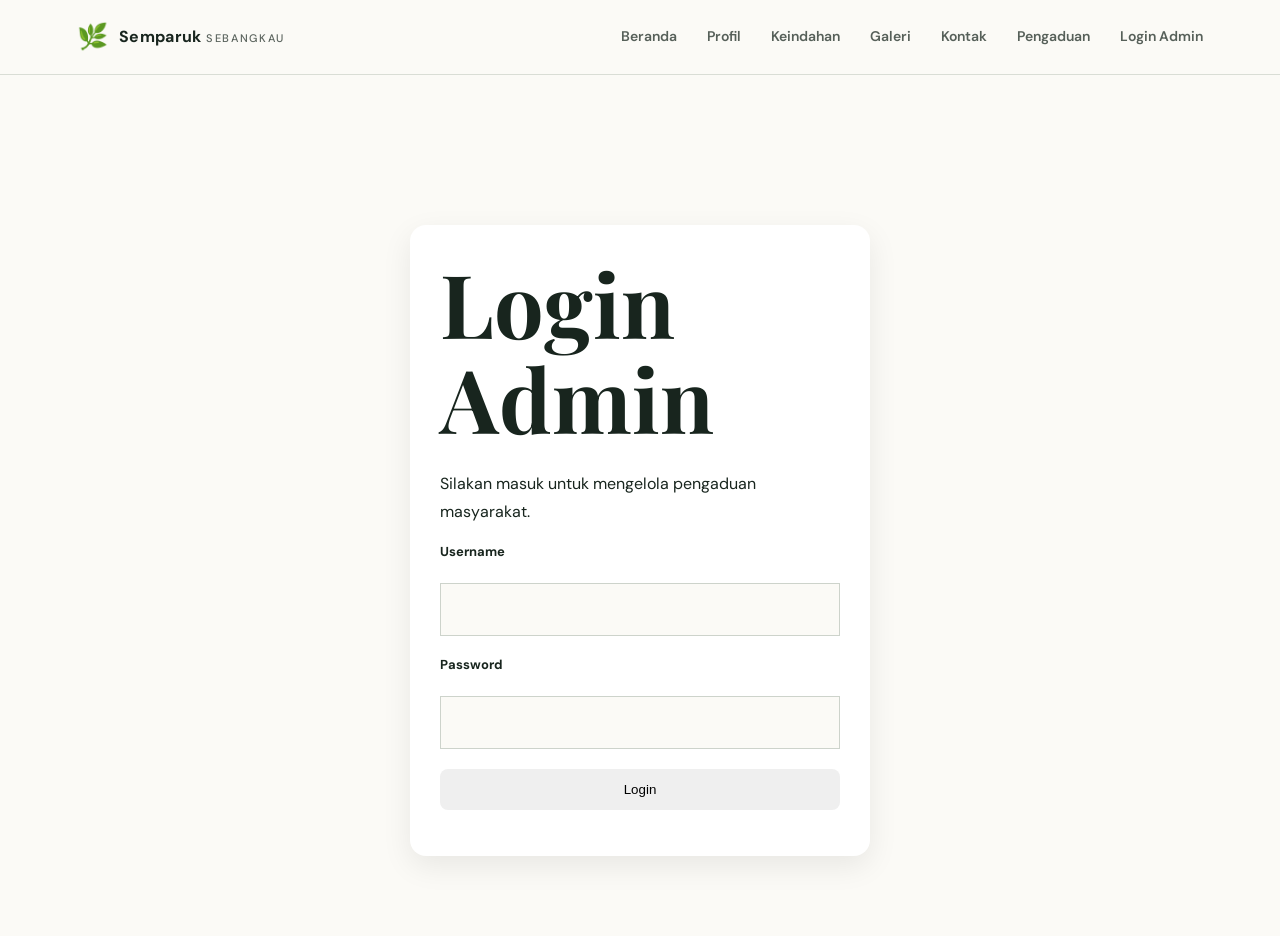
<file: admin.html>
<!DOCTYPE html>
<html lang="id">

<head>

    <meta charset="UTF-8">

    <meta name="viewport"
          content="width=device-width, initial-scale=1.0">

    <title>Admin Pengaduan - Semparuk Sebangkau</title>

    <link rel="stylesheet" href="style.css">

</head>

<body>

<header class="site-header solid">

    <a class="brand" href="index.html">
        <span>🌿</span>

        <div>
            Semparuk
            <small>Sebangkau</small>
        </div>
    </a>

    <button class="menu-toggle">☰</button>

    <nav class="nav">

        <a href="index.html">Beranda</a>
        <a href="profil.html">Profil</a>
        <a href="wisata.html">Keindahan</a>
        <a href="galeri.html">Galeri</a>
        <a href="kontak.html">Kontak</a>
        <a href="saran.html">Pengaduan</a>

    </nav>

</header>


<main style="max-width:1100px;margin:130px auto 60px;padding:20px;">

    <div style="
        background:white;
        padding:25px;
        border-radius:16px;
        box-shadow:0 10px 30px rgba(0,0,0,.08);
    ">

        <div style="
            display:flex;
            justify-content:space-between;
            align-items:center;
            gap:15px;
            flex-wrap:wrap;
        ">

            <div>
                <h1>Data Pengaduan</h1>

                <p>
                    Kelola pengaduan masyarakat Desa Semparuk Sebangkau.
                </p>
            </div>

            <button onclick="logoutAdmin()">
                Keluar
            </button>

        </div>

        <hr>

        <div id="adminMessage"></div>

        <div style="overflow-x:auto;">

            <table
                border="1"
                cellpadding="10"
                cellspacing="0"
                width="100%"
            >

                <thead>

                    <tr>
                        <th>ID</th>
                        <th>Tanggal</th>
                        <th>Nama</th>
                        <th>Kontak</th>
                        <th>Kategori</th>
                        <th>Pengaduan</th>
                        <th>Status</th>
                        <th>Tanggapan</th>
                        <th>Aksi</th>
                    </tr>

                </thead>

                <tbody id="complaintTable">

                    <tr>
                        <td colspan="9">
                            Memuat data...
                        </td>
                    </tr>

                </tbody>

            </table>

        </div>

    </div>

</main>


<script src="script.js"></script>
<script src="api-config.js"></script>
<script src="admin.js"></script>

</body>
</html>
</file>
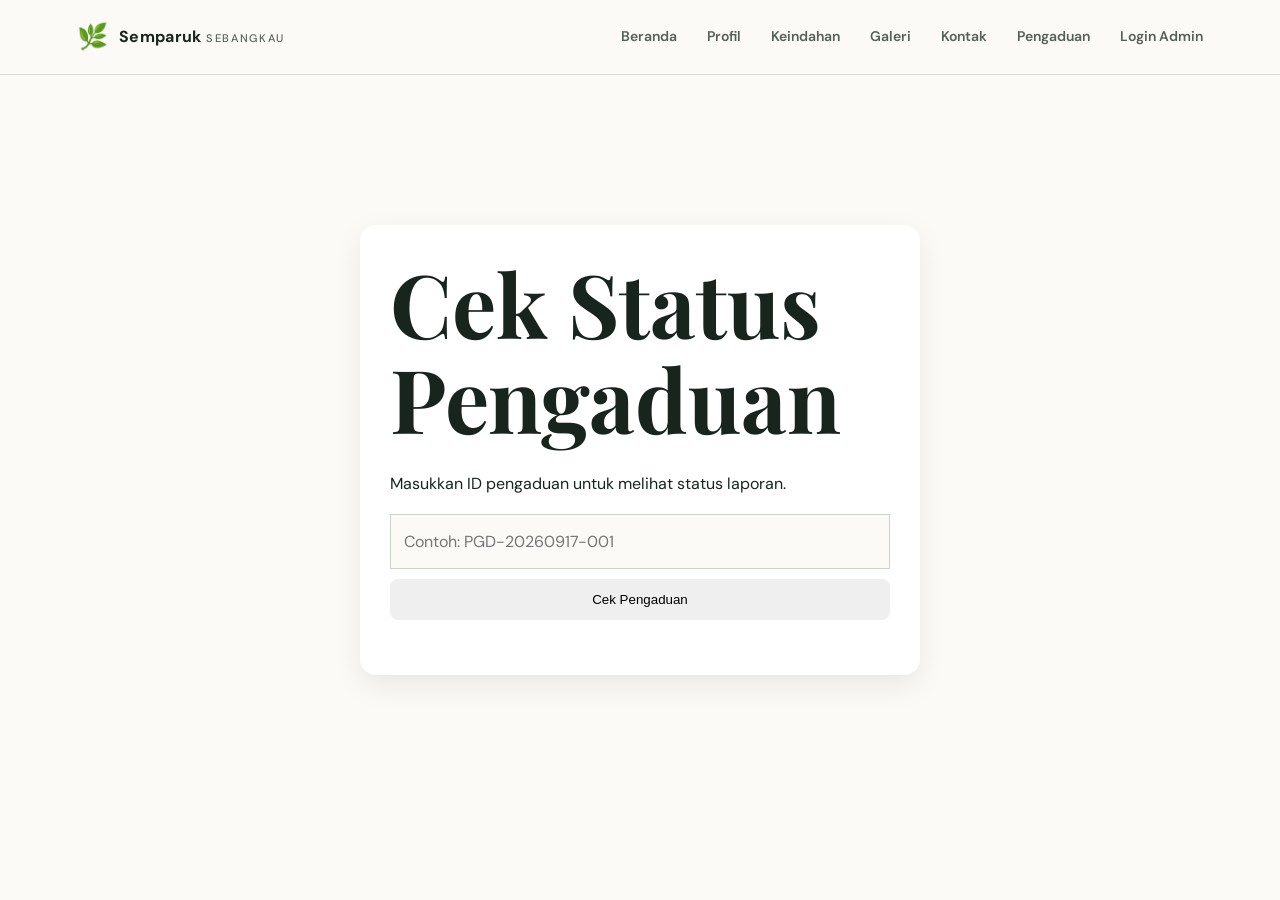
<file: cek-pengaduan.html>
<!DOCTYPE html>
<html lang="id">

<head>

    <meta charset="UTF-8">

    <meta name="viewport"
          content="width=device-width, initial-scale=1.0">

    <title>Cek Pengaduan - Semparuk Sebangkau</title>

    <link rel="stylesheet" href="style.css">

</head>

<body>

<header class="site-header solid">

    <a class="brand" href="index.html">

        <span>🌿</span>

        <div>
            Semparuk
            <small>Sebangkau</small>
        </div>

    </a>

    <button class="menu-toggle">☰</button>

    <nav class="nav">

        <a href="index.html">Beranda</a>
        <a href="profil.html">Profil</a>
        <a href="wisata.html">Keindahan</a>
        <a href="galeri.html">Galeri</a>
        <a href="kontak.html">Kontak</a>
        <a href="saran.html">Pengaduan</a>
        <a href="login-admin.html">Login Admin</a>

    </nav>

</header>


<main style="max-width:600px;margin:130px auto 60px;padding:20px;">

    <div style="
        background:white;
        padding:30px;
        border-radius:16px;
        box-shadow:0 10px 30px rgba(0,0,0,.08);
    ">

        <h1>Cek Status Pengaduan</h1>

        <p>
            Masukkan ID pengaduan untuk melihat status laporan.
        </p>

        <form id="checkForm">

            <input
                type="text"
                id="complaintId"
                placeholder="Contoh: PGD-20260917-001"
                required
                style="
                    width:100%;
                    padding:13px;
                    box-sizing:border-box;
                    margin:10px 0;
                "
            >

            <button
                type="submit"
                style="
                    width:100%;
                    padding:13px;
                    border:0;
                    border-radius:8px;
                    cursor:pointer;
                "
            >
                Cek Pengaduan
            </button>

        </form>

        <div id="result"
             style="margin-top:25px;">
        </div>

    </div>

</main>


<script src="script.js"></script>
<script src="api-config.js"></script>

<script>

document.getElementById("checkForm").addEventListener("submit", async function(e) {

    e.preventDefault();

    const id = document
        .getElementById("complaintId")
        .value
        .trim();

    const result = document.getElementById("result");

    result.innerHTML = "Memeriksa pengaduan...";

    try {

        const response = await fetch(API_URL, {

            method: "POST",

            body: new URLSearchParams({
                action: "cek",
                id: id
            })

        });

        const data = await response.json();

        if (!data.success) {

            result.innerHTML = `
                <div>
                    Pengaduan tidak ditemukan.
                </div>
            `;

            return;
        }

        const item = data.data;

        result.innerHTML = `

            <div style="
                padding:20px;
                border-radius:12px;
                border:1px solid #ddd;
            ">

                <h3>Pengaduan Ditemukan</h3>

                <p>
                    <strong>ID:</strong>
                    ${item.id}
                </p>

                <p>
                    <strong>Tanggal:</strong>
                    ${item.timestamp}
                </p>

                <p>
                    <strong>Kategori:</strong>
                    ${item.kategori}
                </p>

                <p>
                    <strong>Status:</strong>
                    ${item.status}
                </p>

                <p>
                    <strong>Tanggapan:</strong><br>
                    ${item.tanggapan || "Belum ada tanggapan."}
                </p>

            </div>

        `;

    } catch (error) {

        result.innerHTML = `
            Terjadi kesalahan saat menghubungi database.
        `;

        console.error(error);

    }

});

</script>

</body>
</html>
</file>
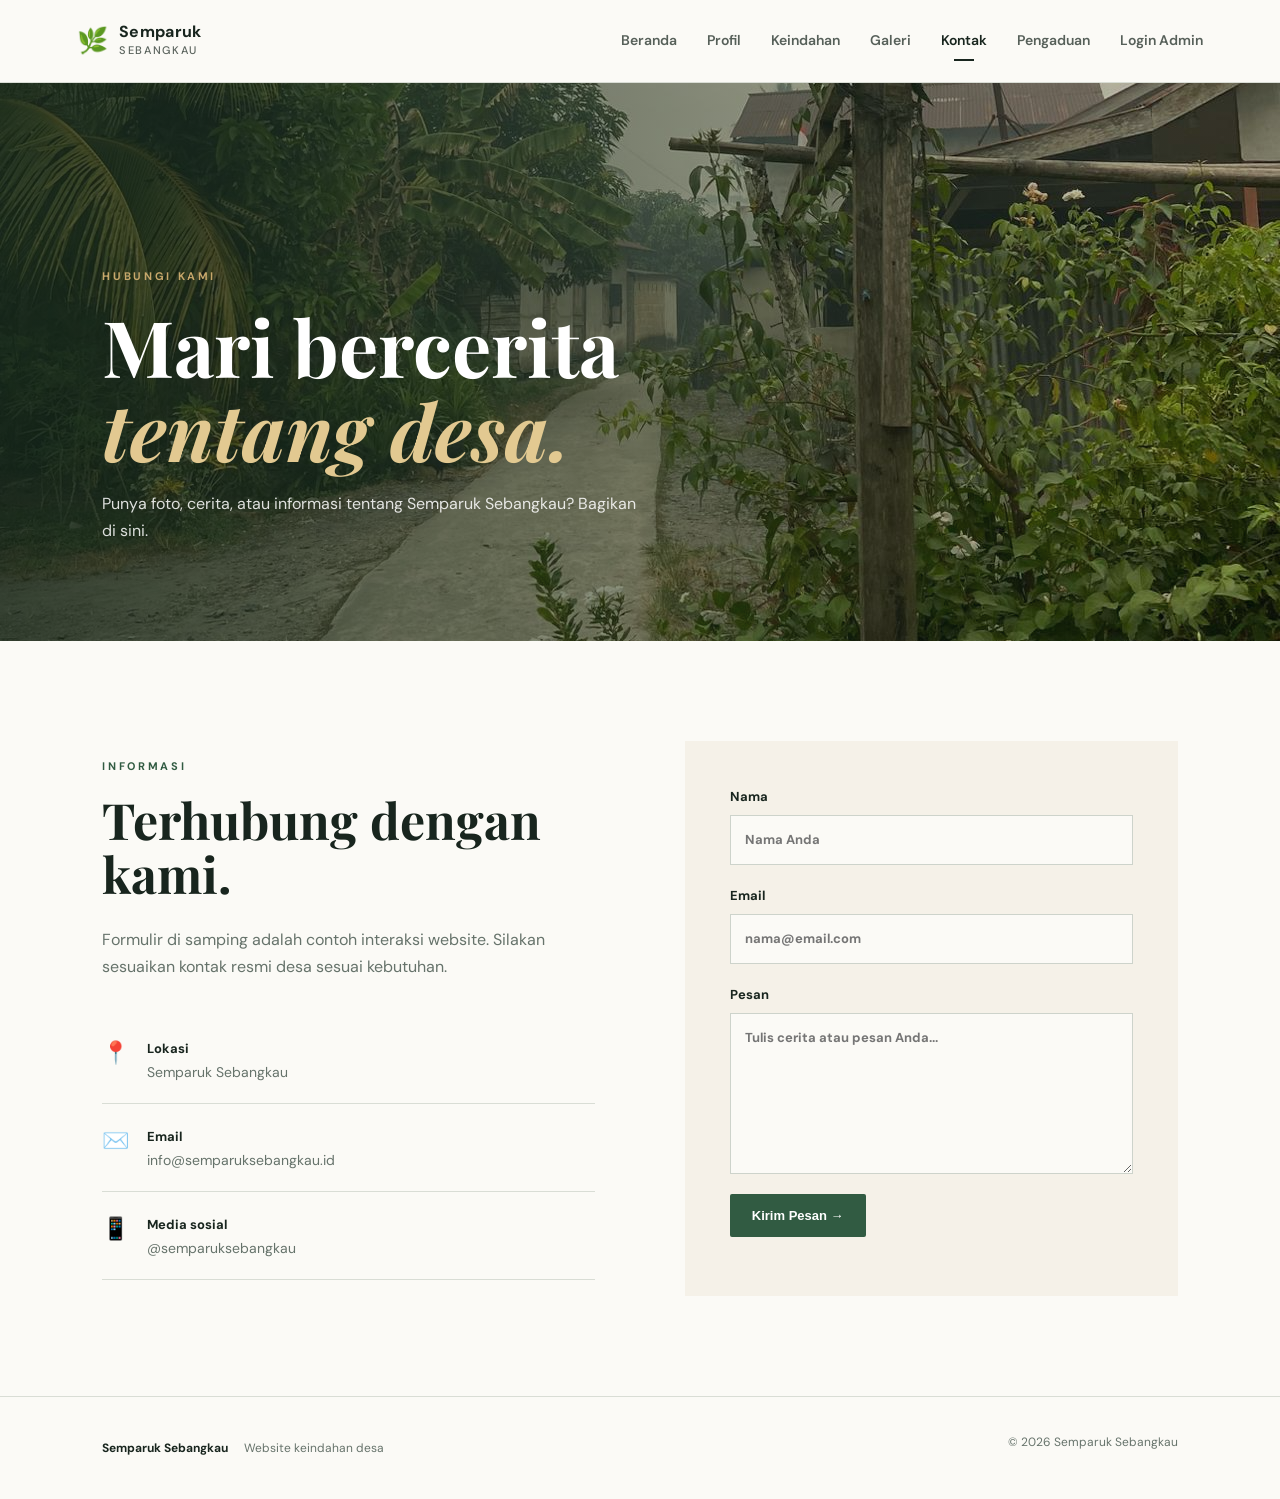
<file: kontak.html>
<!DOCTYPE html>
<html lang="id">

<head>

    <meta charset="UTF-8">

    <meta name="viewport"
          content="width=device-width, initial-scale=1.0">

    <title>
        Semparuk Sebangkau - Kontak
    </title>

    <link rel="stylesheet"
          href="style.css">

</head>

<body>


<header class="site-header solid">

    <a class="brand" href="index.html">

        <span>🌿</span>

        <span>
            Semparuk<br>
            <small>Sebangkau</small>
        </span>

    </a>


    <button class="menu-toggle">
        ☰
    </button>


    <nav class="nav">

        <a href="index.html">
            Beranda
        </a>

        <a href="profil.html">
            Profil
        </a>

        <a href="wisata.html">
            Keindahan
        </a>

        <a href="galeri.html">
            Galeri
        </a>

        <a class="active" href="kontak.html">
            Kontak
        </a>
        <a href="saran.html">Pengaduan</a>
<a href="login-admin.html">Login Admin</a>

    </nav>

</header>


<main>


<section class="page-hero contact-hero">

    <div>

        <p class="eyebrow">
            HUBUNGI KAMI
        </p>

        <h1>
            Mari bercerita<br>
            <em>tentang desa.</em>
        </h1>

        <p>
            Punya foto, cerita, atau informasi
            tentang Semparuk Sebangkau?
            Bagikan di sini.
        </p>

    </div>

</section>


<section class="section contact-grid">


    <div class="contact-info reveal">

        <p class="eyebrow dark">
            INFORMASI
        </p>

        <h2>
            Terhubung dengan kami.
        </h2>

        <p>
            Formulir di samping adalah contoh
            interaksi website. Silakan sesuaikan
            kontak resmi desa sesuai kebutuhan.
        </p>


        <div class="contact-list">


            <div>

                <span>📍</span>

                <div>

                    <b>Lokasi</b>

                    <p>
                        Semparuk Sebangkau
                    </p>

                </div>

            </div>


            <div>

                <span>✉️</span>

                <div>

                    <b>Email</b>

                    <p>
                        info@semparuksebangkau.id
                    </p>

                </div>

            </div>


            <div>

                <span>📱</span>

                <div>

                    <b>Media sosial</b>

                    <p>
                        @semparuksebangkau
                    </p>

                </div>

            </div>


        </div>

    </div>


    <form class="contact-form reveal"
          id="contactForm">


        <label>

            Nama

            <input type="text"
                   name="nama"
                   placeholder="Nama Anda"
                   required>

        </label>


        <label>

            Email

            <input type="email"
                   name="email"
                   placeholder="nama@email.com"
                   required>

        </label>


        <label>

            Pesan

            <textarea name="pesan"
                      rows="6"
                      placeholder="Tulis cerita atau pesan Anda..."
                      required></textarea>

        </label>


        <button class="btn btn-dark"
                type="submit">

            Kirim Pesan →

        </button>


        <p class="form-message"
           aria-live="polite">
        </p>


    </form>


</section>


</main>


<footer>

    <div>

        <strong>
            Semparuk Sebangkau
        </strong>

        <span>
            Website keindahan desa
        </span>

    </div>

    <p>
        © <span id="year"></span>
        Semparuk Sebangkau
    </p>

</footer>


<script src="script.js"></script>

</body>
</html>
</file>
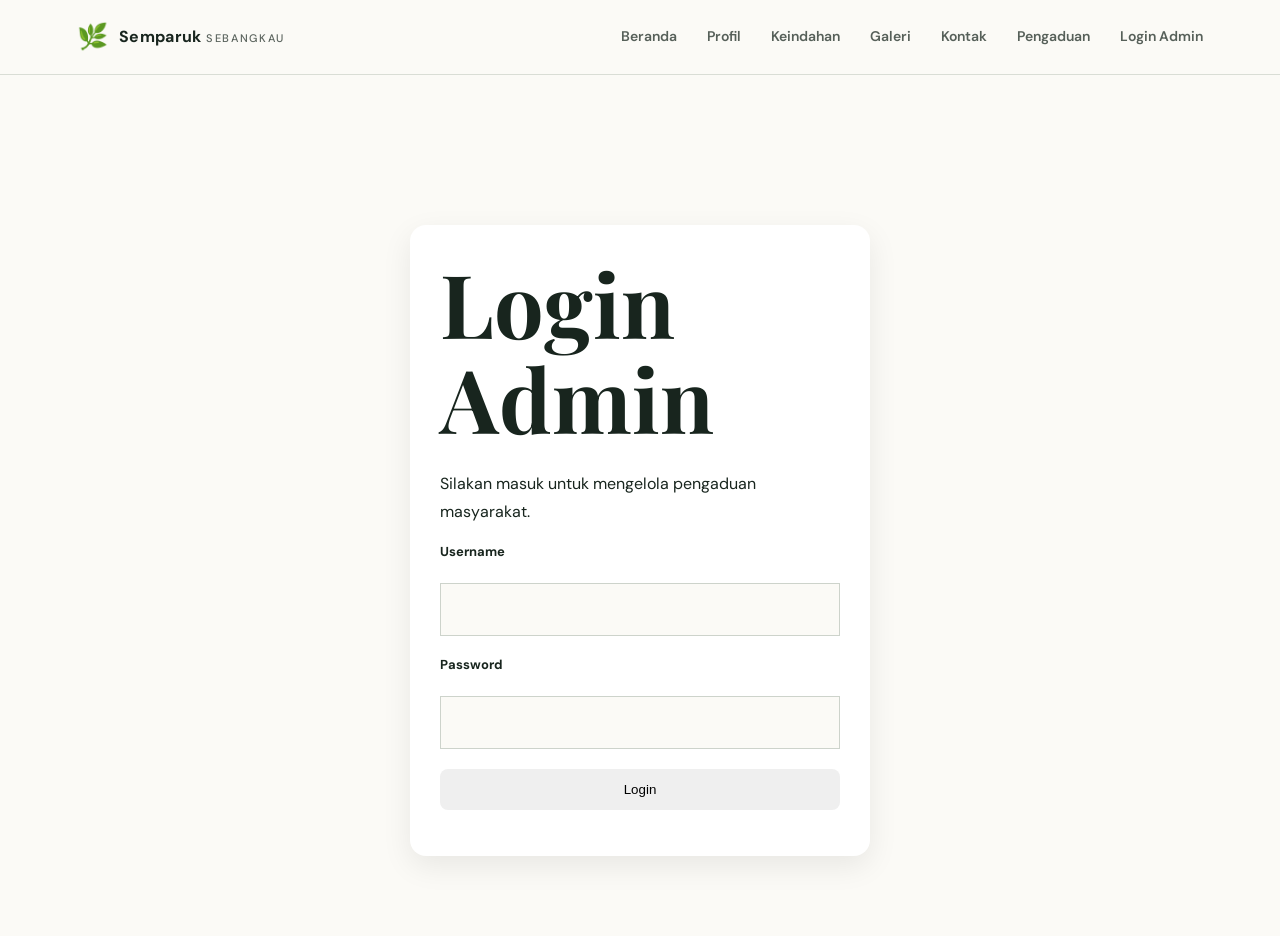
<file: login-admin.html>
<!DOCTYPE html>
<html lang="id">

<head>
    <meta charset="UTF-8">

    <meta name="viewport"
          content="width=device-width, initial-scale=1.0">

    <title>Login Admin - Semparuk Sebangkau</title>

    <link rel="stylesheet" href="style.css">
</head>

<body>

<header class="site-header solid">

    <a class="brand" href="index.html">
        <span>🌿</span>
        <div>
            Semparuk
            <small>Sebangkau</small>
        </div>
    </a>

    <button class="menu-toggle">☰</button>

    <nav class="nav">
        <a href="index.html">Beranda</a>
        <a href="profil.html">Profil</a>
        <a href="wisata.html">Keindahan</a>
        <a href="galeri.html">Galeri</a>
        <a href="kontak.html">Kontak</a>
        <a href="saran.html">Pengaduan</a>
        <a href="login-admin.html">Login Admin</a>
    </nav>

</header>


<main style="max-width:500px;margin:130px auto 60px;padding:20px;">

    <div style="
        background:white;
        padding:30px;
        border-radius:16px;
        box-shadow:0 10px 30px rgba(0,0,0,.08);
    ">

        <h1>Login Admin</h1>

        <p>
            Silakan masuk untuk mengelola pengaduan masyarakat.
        </p>

        <form id="loginForm">

            <label>Username</label>

            <input
                type="text"
                id="username"
                required
                style="
                    width:100%;
                    padding:12px;
                    margin:8px 0 18px;
                    box-sizing:border-box;
                "
            >

            <label>Password</label>

            <input
                type="password"
                id="password"
                required
                style="
                    width:100%;
                    padding:12px;
                    margin:8px 0 20px;
                    box-sizing:border-box;
                "
            >

            <button
                type="submit"
                style="
                    width:100%;
                    padding:13px;
                    border:0;
                    border-radius:8px;
                    cursor:pointer;
                "
            >
                Login
            </button>

        </form>

        <p id="loginMessage"></p>

    </div>

</main>


<script src="script.js"></script>
<script src="api-config.js"></script>
<script src="admin.js"></script>

</body>
</html>
</file>
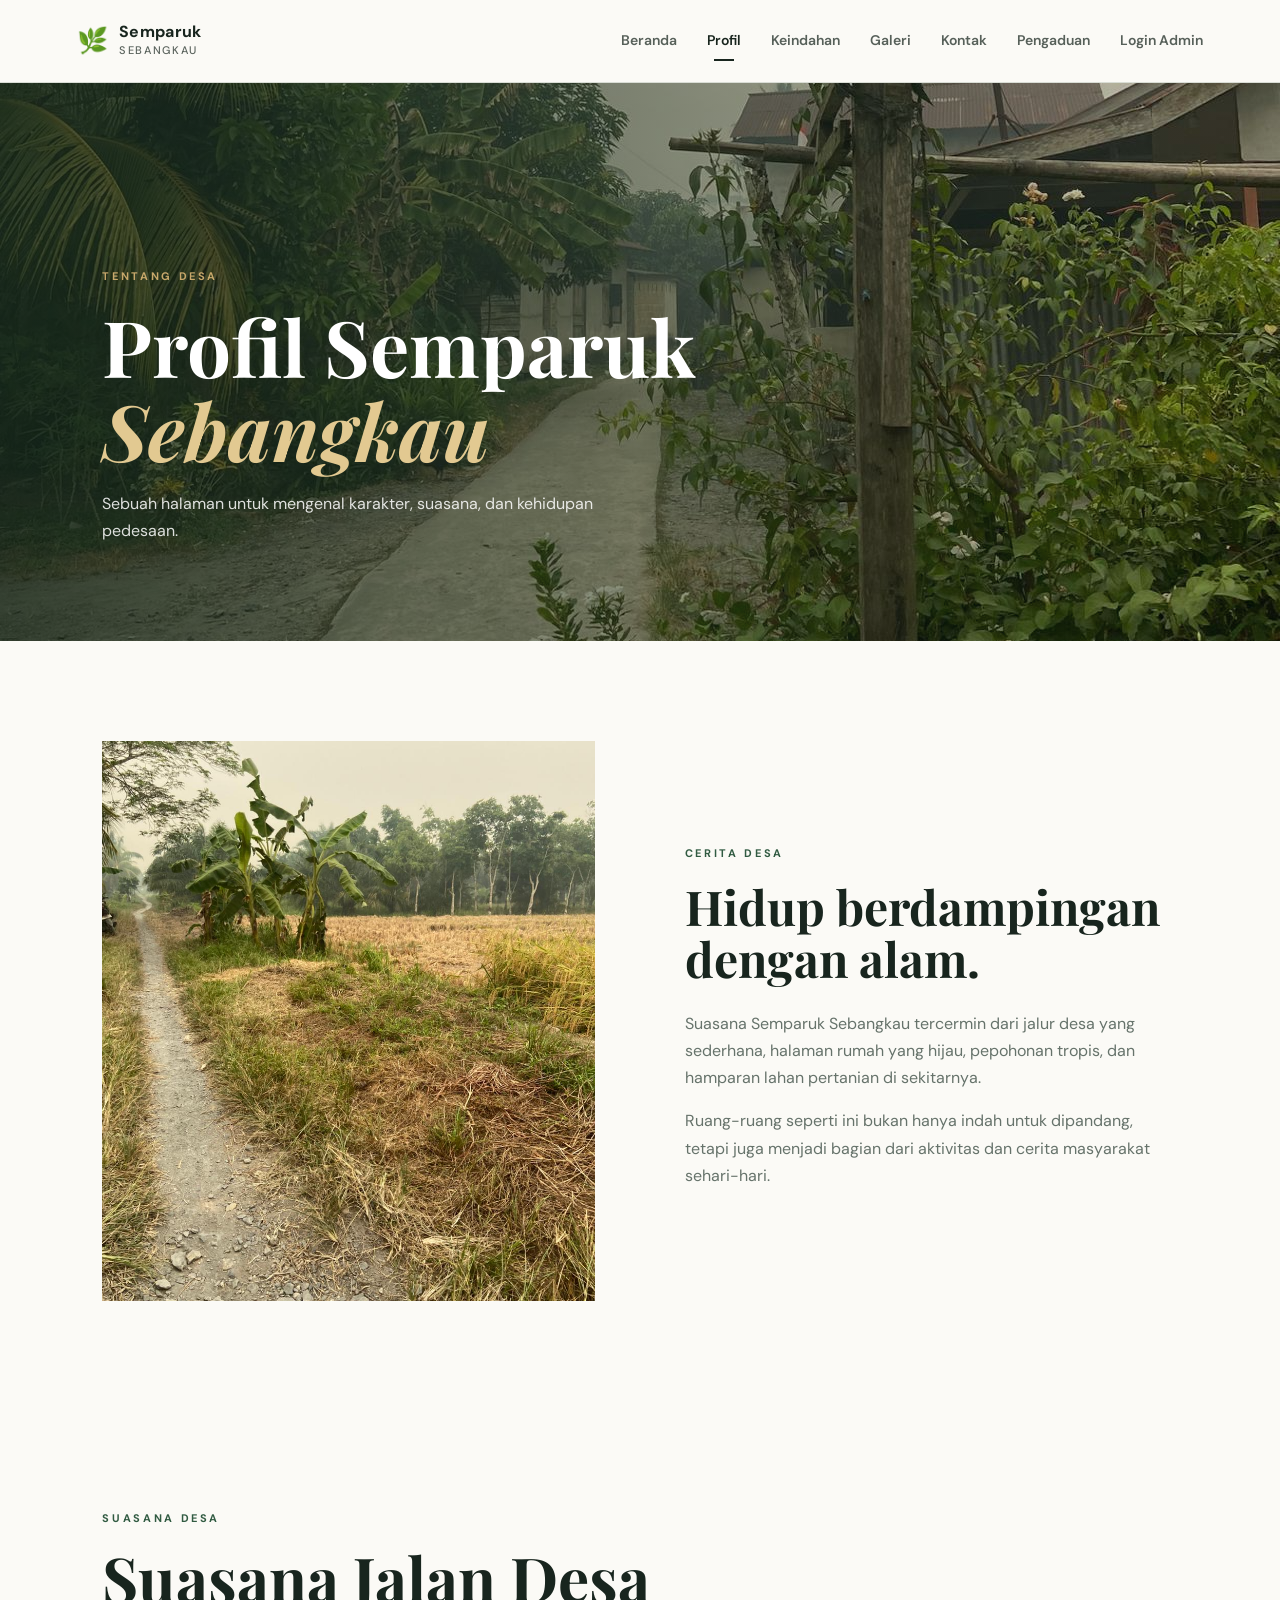
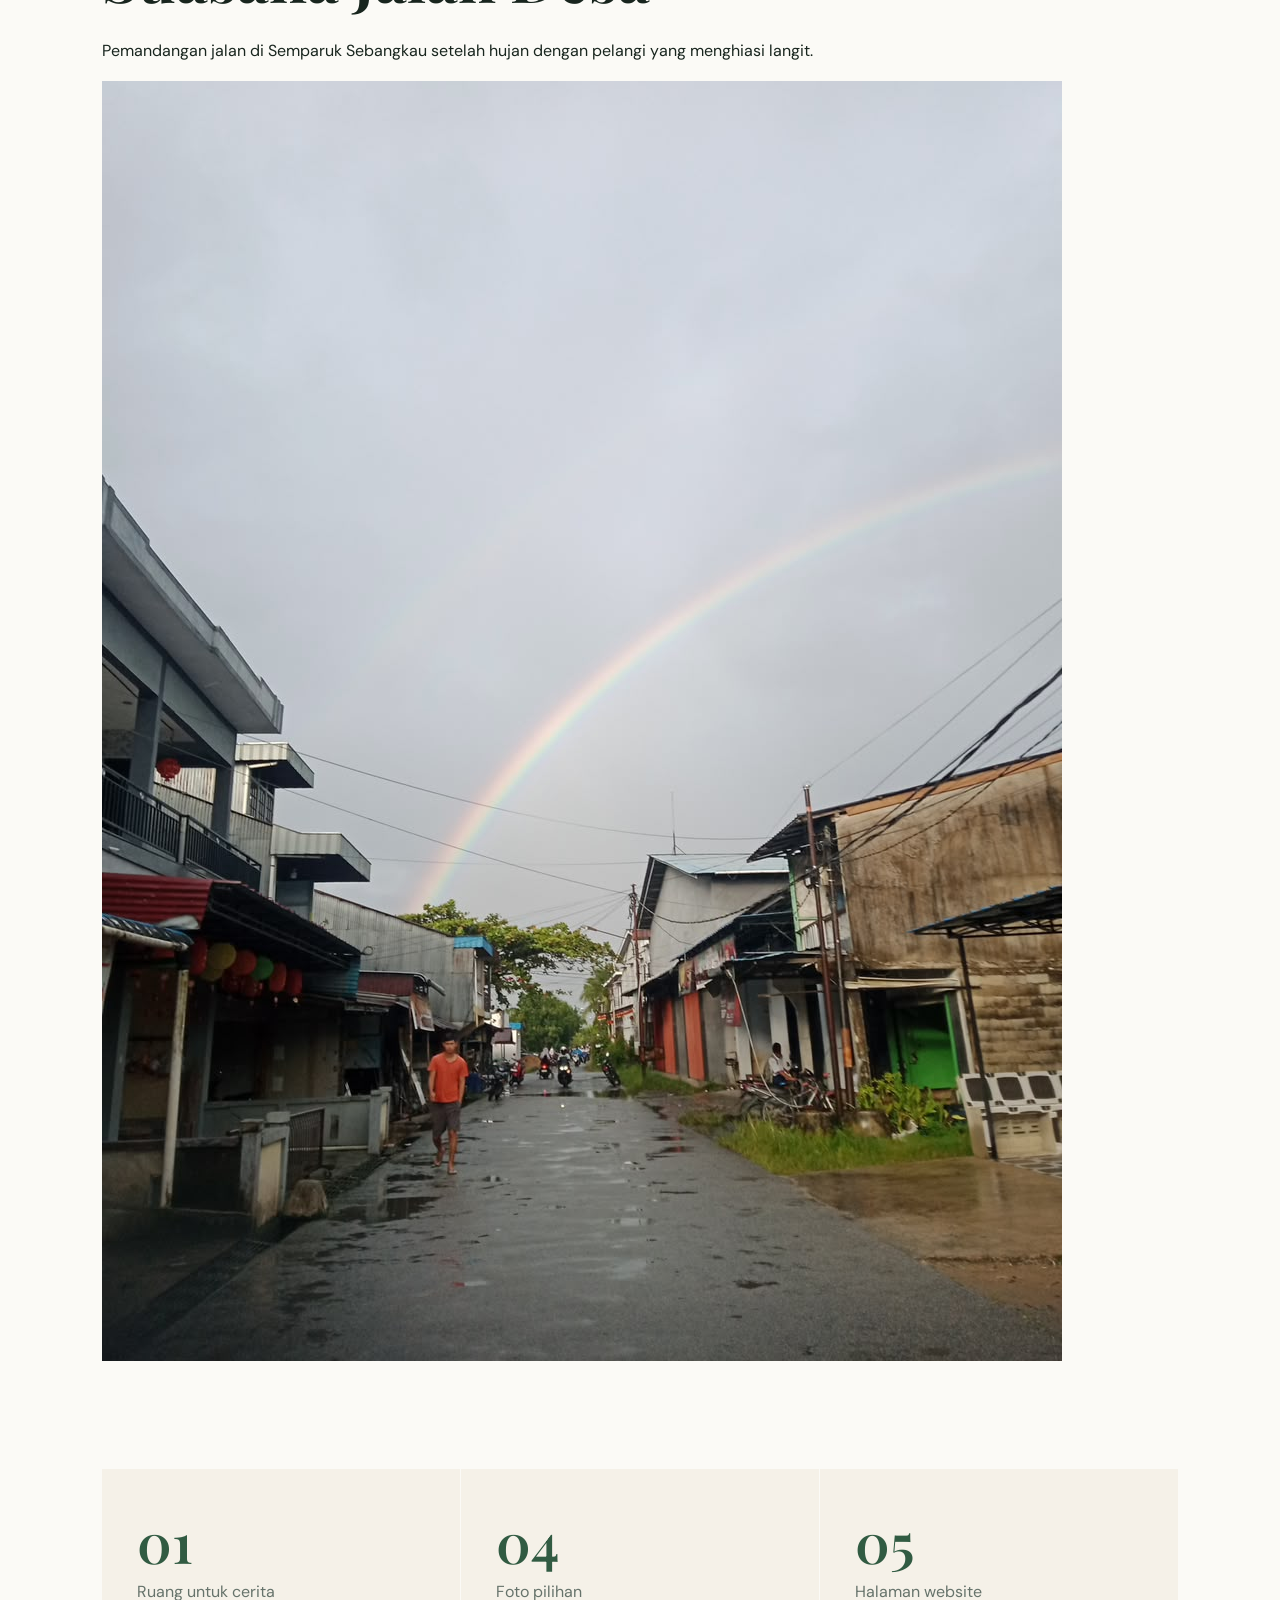
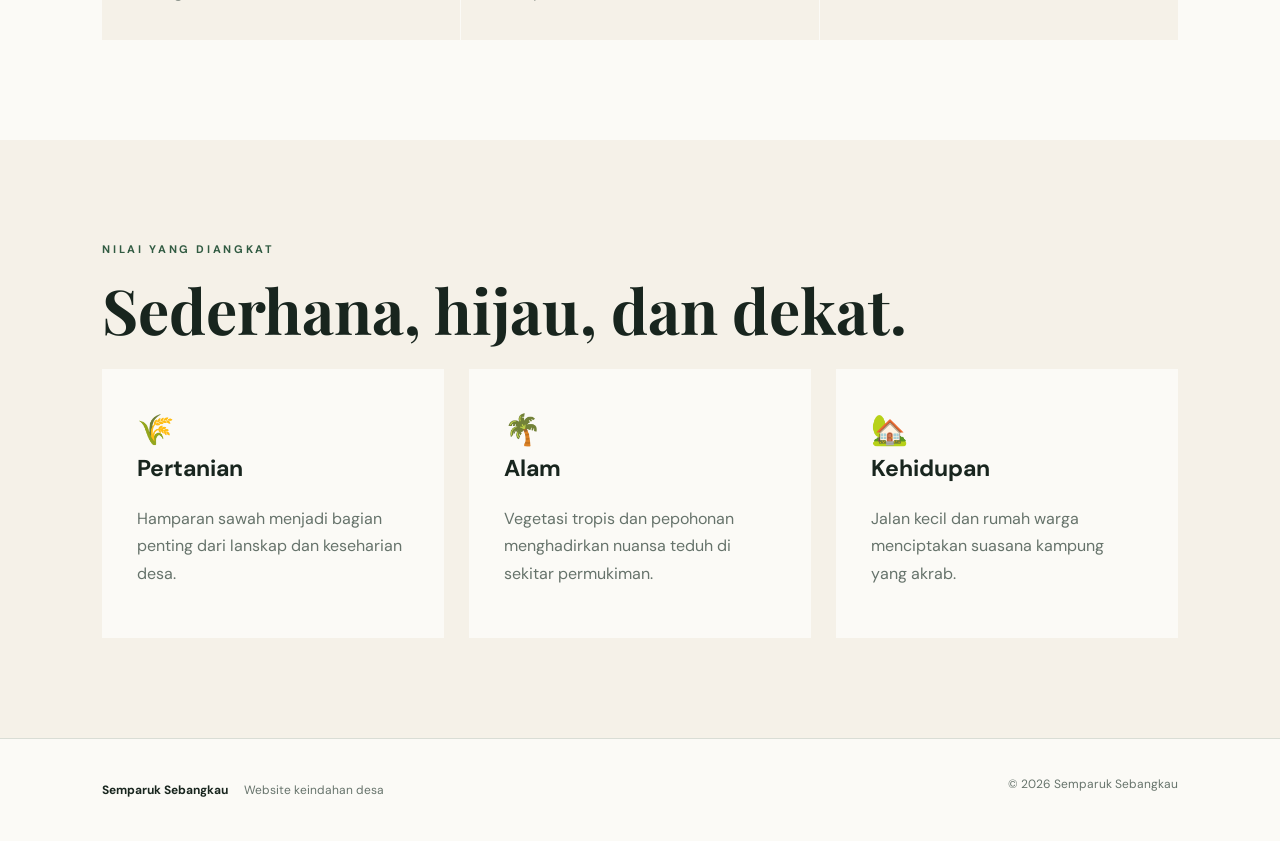
<file: profil.html>
<!DOCTYPE html>
<html lang="id">

<head>
    <meta charset="UTF-8">

    <meta name="viewport"
          content="width=device-width, initial-scale=1.0">

    <title>Semparuk Sebangkau - Profil</title>

    <link rel="stylesheet" href="style.css">
</head>

<body>

<header class="site-header solid">

    <a class="brand" href="index.html">
        <span>🌿</span>

        <span>
            Semparuk<br>
            <small>Sebangkau</small>
        </span>
    </a>

    <button class="menu-toggle">
        ☰
    </button>

    <nav class="nav">

        <a href="index.html">
            Beranda
        </a>

        <a class="active" href="profil.html">
            Profil
        </a>

        <a href="wisata.html">
            Keindahan
        </a>

        <a href="galeri.html">
            Galeri
        </a>

        <a href="kontak.html">
            Kontak
        </a>
        <a href="saran.html">Pengaduan</a>
<a href="login-admin.html">Login Admin</a>

    </nav>

</header>


<main>

<section class="page-hero">

    <div
        data-kategori="profil"
        data-judul="tentang desa"
    >

        <p class="eyebrow">
            TENTANG DESA
        </p>

        <h1>
            Profil Semparuk<br>
            <em>Sebangkau</em>
        </h1>

        <p class="database-isi">
            Sebuah halaman untuk mengenal karakter,
            suasana, dan kehidupan pedesaan.
        </p>

    </div>

</section>


<section class="section profile-grid">

    <div class="reveal">

        <img
            class="rounded-img"
            src="jalanpersawahan.jpg"
            alt="Jalan dan rumah di kawasan desa"
        >

    </div>


    <div
        class="reveal"
        data-kategori="profil"
        data-judul="tentang desa"
    >

        <p class="eyebrow dark">
            CERITA DESA
        </p>

        <h2>
            Hidup berdampingan
            dengan alam.
        </h2>

        <p class="database-isi">
            Suasana Semparuk Sebangkau tercermin dari
            jalur desa yang sederhana, halaman rumah
            yang hijau, pepohonan tropis, dan hamparan
            lahan pertanian di sekitarnya.
        </p>

        <p>
            Ruang-ruang seperti ini bukan hanya indah
            untuk dipandang, tetapi juga menjadi bagian
            dari aktivitas dan cerita masyarakat
            sehari-hari.
        </p>

    </div>

</section>


<!-- FOTO JALAN TAMBAHAN -->

<section class="section foto-desa">

    <div class="section-heading">

        <p class="eyebrow dark">
            SUASANA DESA
        </p>

        <h2>
            Suasana Jalan Desa
        </h2>

        <p>
            Pemandangan jalan di Semparuk Sebangkau
            setelah hujan dengan pelangi yang menghiasi langit.
        </p>

    </div>

    <div class="foto-satu reveal">

        <img
            src="foto-jalan.jpg"
            alt="Suasana jalan Desa Semparuk Sebangkau dengan pelangi"
        >

    </div>

</section>


<section class="stats section">

    <div class="stat reveal">
        <strong>01</strong>

        <span>
            Ruang untuk cerita
        </span>
    </div>


    <div class="stat reveal">
        <strong>04</strong>

        <span>
            Foto pilihan
        </span>
    </div>


    <div class="stat reveal">
        <strong>05</strong>

        <span>
            Halaman website
        </span>
    </div>

</section>


<section class="section values">

    <div class="section-heading">

        <p class="eyebrow dark">
            NILAI YANG DIANGKAT
        </p>

        <h2>
            Sederhana, hijau, dan dekat.
        </h2>

    </div>


    <div class="value-grid">

        <article>

            <span>🌾</span>

            <h3>
                Pertanian
            </h3>

            <p>
                Hamparan sawah menjadi bagian penting
                dari lanskap dan keseharian desa.
            </p>

        </article>


        <article>

            <span>🌴</span>

            <h3>
                Alam
            </h3>

            <p>
                Vegetasi tropis dan pepohonan menghadirkan
                nuansa teduh di sekitar permukiman.
            </p>

        </article>


        <article>

            <span>🏡</span>

            <h3>
                Kehidupan
            </h3>

            <p>
                Jalan kecil dan rumah warga menciptakan
                suasana kampung yang akrab.
            </p>

        </article>

    </div>

</section>

</main>


<footer>

    <div>
        <strong>
            Semparuk Sebangkau
        </strong>

        <span>
            Website keindahan desa
        </span>
    </div>


    <p>
        ©️ <span id="year"></span>
        Semparuk Sebangkau
    </p>

</footer>


<script src="script.js"></script>

</body>
</html>
</file>
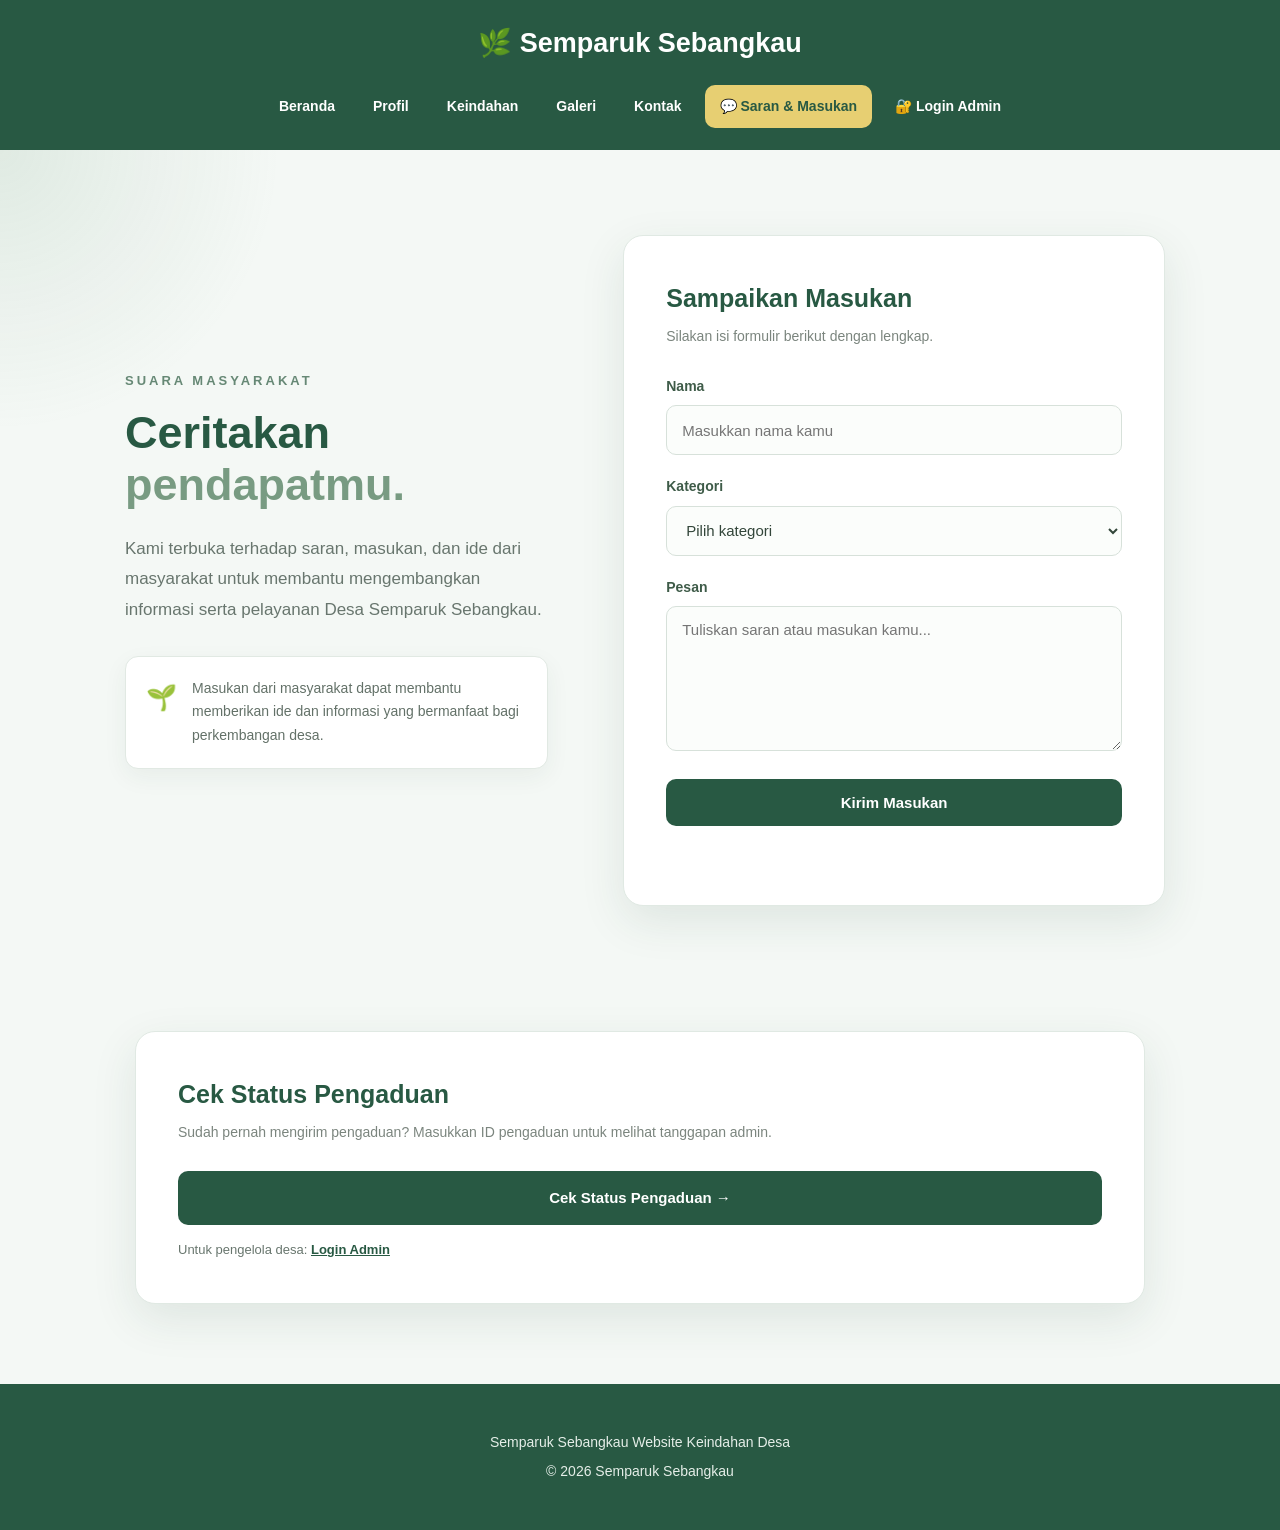
<file: saran.html>
<!DOCTYPE html>
<html lang="id">
<head>
    <meta charset="UTF-8">
    <meta name="viewport" content="width=device-width, initial-scale=1.0">
    <title>Saran & Masukan | Semparuk Sebangkau</title>
    <style>
        * {
            margin: 0;
            padding: 0;
            box-sizing: border-box;
        }
        html {
            scroll-behavior: smooth;
        }
        body {
            font-family: Arial, Helvetica, sans-serif;
            background: #f4f8f5;
            color: #26382d;
            line-height: 1.6;
        }
        header {
            background: #285943;
            color: white;
            padding: 22px 30px;
            box-shadow: 0 4px 18px rgba(0, 0, 0, 0.12);
        }
        .header-content {
            max-width: 1150px;
            margin: auto;
        }
        header h1 {
            text-align: center;
            font-size: 27px;
            margin-bottom: 20px;
        }
        nav ul {
            list-style: none;
            display: flex;
            justify-content: center;
            align-items: center;
            flex-wrap: wrap;
            gap: 8px;
        }
        nav ul li a {
            display: block;
            color: white;
            text-decoration: none;
            font-size: 14px;
            font-weight: bold;
            padding: 10px 15px;
            border-radius: 10px;
            transition: 0.3s;
        }
        nav ul li a:hover {
            background: rgba(255, 255, 255, 0.15);
        }
        nav ul li a.active {
            background: #e7cf72;
            color: #285943;
        }
        .saran-page {
            padding: 85px 20px 100px;
            background:
                radial-gradient(
                    circle at top left,
                    rgba(102, 151, 116, 0.14),
                    transparent 280px
                ),
                #f4f8f5;
        }
        .saran-wrapper {
            max-width: 1050px;
            margin: auto;
            display: grid;
            grid-template-columns: 0.9fr 1.1fr;
            gap: 65px;
            align-items: center;
        }
        .saran-info {
            padding: 10px;
        }
        .saran-label {
            color: #668875;
            font-size: 13px;
            font-weight: bold;
            letter-spacing: 3px;
            margin-bottom: 15px;
        }
        .saran-info h2 {
            color: #285943;
            font-size: 45px;
            line-height: 1.15;
            margin-bottom: 23px;
        }
        .saran-info h2 span {
            color: #789b82;
        }
        .saran-info > p {
            color: #68766e;
            font-size: 17px;
            line-height: 1.8;
            margin-bottom: 30px;
        }
        .saran-note {
            display: flex;
            align-items: flex-start;
            gap: 15px;
            padding: 20px;
            background: white;
            border-radius: 13px;
            border: 1px solid #e1e9e3;
            box-shadow: 0 8px 25px rgba(30, 70, 45, 0.06);
        }
        .saran-note-icon {
            font-size: 25px;
            flex-shrink: 0;
        }
        .saran-note-text {
            color: #637168;
            font-size: 14px;
            line-height: 1.7;
        }
        .saran-card {
            background: white;
            padding: 42px;
            border-radius: 20px;
            border: 1px solid #e0e9e3;
            box-shadow: 0 15px 45px rgba(30, 70, 45, 0.10);
        }
        .saran-card h3 {
            color: #285943;
            font-size: 25px;
            margin-bottom: 7px;
        }
        .saran-card-description {
            color: #7b857e;
            font-size: 14px;
            margin-bottom: 28px;
        }
        .saran-form-group {
            margin-bottom: 20px;
        }
        .saran-form-group label {
            display: block;
            color: #3e5b48;
            font-size: 14px;
            font-weight: bold;
            margin-bottom: 8px;
        }
        .saran-form-group input,
        .saran-form-group select,
        .saran-form-group textarea {
            width: 100%;
            padding: 14px 15px;
            border: 1px solid #d7e1da;
            border-radius: 10px;
            background: #fbfdfb;
            color: #33463a;
            font-family: Arial, Helvetica, sans-serif;
            font-size: 15px;
            outline: none;
            transition: 0.25s;
        }
        .saran-form-group input,
        .saran-form-group select {
            height: 50px;
        }
        .saran-form-group textarea {
            min-height: 145px;
            resize: vertical;
        }
        .saran-form-group input:focus,
        .saran-form-group select:focus,
        .saran-form-group textarea:focus {
            border-color: #6d9278;
            background: white;
            box-shadow: 0 0 0 3px rgba(109, 146, 120, 0.10);
        }
        .saran-submit {
            width: 100%;
            padding: 15px;
            border: none;
            border-radius: 10px;
            background: #285943;
            color: white;
            font-size: 15px;
            font-weight: bold;
            cursor: pointer;
            transition: 0.25s;
        }
        .saran-submit:hover {
            background: #1e4935;
            transform: translateY(-1px);
        }
        .saran-submit:disabled {
            opacity: 0.7;
            cursor: wait;
            transform: none;
        }
        .status-saran {
            min-height: 22px;
            margin-top: 15px;
            text-align: center;
            color: #4e785b;
            font-size: 14px;
            font-weight: bold;
        }
        footer {
            background: #285943;
            color: white;
            text-align: center;
            padding: 40px 20px;
        }
        footer p {
            margin: 7px 0;
            color: #e5eee8;
            font-size: 14px;
        }
        @media (max-width: 800px) {
            header {
                padding: 20px 15px;
            }
            header h1 {
                font-size: 24px;
                margin-bottom: 18px;
            }
            nav ul {
                display: grid;
                grid-template-columns: repeat(2, 1fr);
                gap: 7px;
            }
            nav ul li a {
                text-align: center;
                font-size: 12px;
                padding: 10px 5px;
            }
            .saran-page {
                padding: 65px 16px 80px;
            }
            .saran-wrapper {
                grid-template-columns: 1fr;
                gap: 40px;
            }
            .saran-info {
                padding: 0;
            }
            .saran-info h2 {
                font-size: 37px;
            }
            .saran-info > p {
                font-size: 16px;
            }
            .saran-card {
                padding: 30px 23px;
            }
        }
        @media (max-width: 430px) {
            .saran-info h2 {
                font-size: 31px;
            }
            .saran-card {
                padding: 26px 18px;
            }
            .saran-card h3 {
                font-size: 22px;
            }
        }
    </style>
</head>
<body>
<header>
    <div class="header-content">
        <h1>
            🌿 Semparuk Sebangkau
        </h1>
        <nav>
            <ul>
                <li>
                    <a href="index.html">
                        Beranda
                    </a>
                </li>
                <li>
                    <a href="profil.html">
                        Profil
                    </a>
                </li>
                <li>
                    <a href="wisata.html">
                        Keindahan
                    </a>
                </li>
                <li>
                    <a href="galeri.html">
                        Galeri
                    </a>
                </li>
                <li>
                    <a href="kontak.html">
                        Kontak
                    </a>
                </li>
                <li>
                    <a href="saran.html" class="active">
                        💬 Saran & Masukan
                    </a>
                </li>
                <!-- LOGIN ADMIN DITAMBAHKAN -->
                <li>
                    <a href="login-admin.html">
                        🔐 Login Admin
                    </a>
                </li>
            </ul>
        </nav>
    </div>
</header>
<main>
    <section class="saran-page">
        <div class="saran-wrapper">
            <div class="saran-info">
                <div class="saran-label">
                    SUARA MASYARAKAT
                </div>
                <h2>
                    Ceritakan
                    <span>pendapatmu.</span>
                </h2>
                <p>
                    Kami terbuka terhadap saran, masukan,
                    dan ide dari masyarakat untuk membantu
                    mengembangkan informasi serta pelayanan
                    Desa Semparuk Sebangkau.
                </p>
                <div class="saran-note">
                    <div class="saran-note-icon">
                        🌱
                    </div>
                    <div class="saran-note-text">
                        Masukan dari masyarakat dapat
                        membantu memberikan ide dan
                        informasi yang bermanfaat bagi
                        perkembangan desa.
                    </div>
                </div>
            </div>
            <div class="saran-card">
                <h3>
                    Sampaikan Masukan
                </h3>
                <p class="saran-card-description">
                    Silakan isi formulir berikut dengan lengkap.
                </p>
                <form id="saranForm">
                    <div class="saran-form-group">
                        <label for="namaSaran">
                            Nama
                        </label>
                        <input
                            type="text"
                            id="namaSaran"
                            name="nama"
                            placeholder="Masukkan nama kamu"
                            required
                        >
                    </div>
                    <div class="saran-form-group">
                        <label for="kategoriSaran">
                            Kategori
                        </label>
                        <select
                            id="kategoriSaran"
                            name="kategori"
                            required
                        >
                            <option value="">
                                Pilih kategori
                            </option>
                            <option value="Saran">
                                Saran
                            </option>
                            <option value="Masukan">
                                Masukan
                            </option>
                            <option value="Ide">
                                Ide
                            </option>
                            <option value="Lainnya">
                                Lainnya
                            </option>
                        </select>
                    </div>
                    <div class="saran-form-group">
                        <label for="pesanSaran">
                            Pesan
                        </label>
                        <textarea
                            id="pesanSaran"
                            name="pesan"
                            placeholder="Tuliskan saran atau masukan kamu..."
                            required
                        ></textarea>
                    </div>
                    <button
                        type="submit"
                        class="saran-submit"
                        id="submitSaran"
                    >
                        Kirim Masukan
                    </button>
                    <p
                        id="statusSaran"
                        class="status-saran"
                    ></p>
                </form>
            </div>
        </div>
    </section>
</main>
<!-- CEK STATUS PENGADUAN -->
<div style="
    max-width:1050px;
    margin:0 auto;
    padding:0 20px 80px;
">
    <div class="saran-card" style="margin-top:25px;">
        <h3>
            Cek Status Pengaduan
        </h3>
        <p class="saran-card-description">
            Sudah pernah mengirim pengaduan?
            Masukkan ID pengaduan untuk melihat
            tanggapan admin.
        </p>
        <a
            href="cek-pengaduan.html"
            class="saran-submit"
            style="
                display:block;
                text-align:center;
                text-decoration:none;
            "
        >
            Cek Status Pengaduan →
        </a>
        <p style="
            margin-top:15px;
            color:#68766e;
            font-size:13px;
        ">
            Untuk pengelola desa:
            <a
                href="login-admin.html"
                style="
                    color:#285943;
                    font-weight:bold;
                "
            >
                Login Admin
            </a>
        </p>
    </div>
</div>
<footer>
    <p>
        Semparuk Sebangkau Website Keindahan Desa
    </p>
    <p>
        ©️ 2026 Semparuk Sebangkau
    </p>
</footer>
<!-- =========================
     DATABASE
========================= -->
<script src="api-config.js"></script>
<script>
const form =
    document.getElementById("saranForm");
const status =
    document.getElementById("statusSaran");
const button =
    document.getElementById("submitSaran");
form.addEventListener("submit", async function(event) {
    event.preventDefault();
    const nama =
        document
        .getElementById("namaSaran")
        .value
        .trim();
    const kategori =
        document
        .getElementById("kategoriSaran")
        .value;
    const pesan =
        document
        .getElementById("pesanSaran")
        .value
        .trim();
    if (!nama || !kategori || !pesan) {
        status.textContent =
            "Mohon lengkapi semua data.";
        return;
    }
    if (
        typeof API_URL === "undefined" ||
        !API_URL ||
        API_URL.includes("GANTI_DENGAN")
    ) {
        status.textContent =
            "Database belum dikonfigurasi.";
        return;
    }
    button.disabled = true;
    button.textContent =
        "Mengirim...";
    status.textContent = "";
    try {
        const data =
            new URLSearchParams();
        data.append(
            "action",
            "pengaduan"
        );
        data.append(
            "nama",
            nama
        );
        data.append(
            "kategori",
            kategori
        );
        data.append(
            "pengaduan",
            pesan
        );
        const response =
            await fetch(
                API_URL,
                {
                    method: "POST",
                    body: data
                }
            );
        const result =
            await response.json();
        if (
            result.status === "success"
        ) {
            status.innerHTML =
                "✓ Pengaduan berhasil dikirim. " +
                "ID Pengaduan: <strong>" +
                result.id +
                "</strong>. " +
                "Simpan ID tersebut untuk mengecek " +
                "tanggapan admin.";
            form.reset();
        } else {
            status.textContent =
                result.message ||
                "Gagal mengirim pengaduan.";
        }
    } catch (error) {
        console.error(error);
        status.textContent =
            "Pengaduan gagal dikirim. " +
            "Periksa koneksi database.";
    }
    button.disabled = false;
    button.textContent =
        "Kirim Masukan";
});
</script>
</body>
</html>
</file>
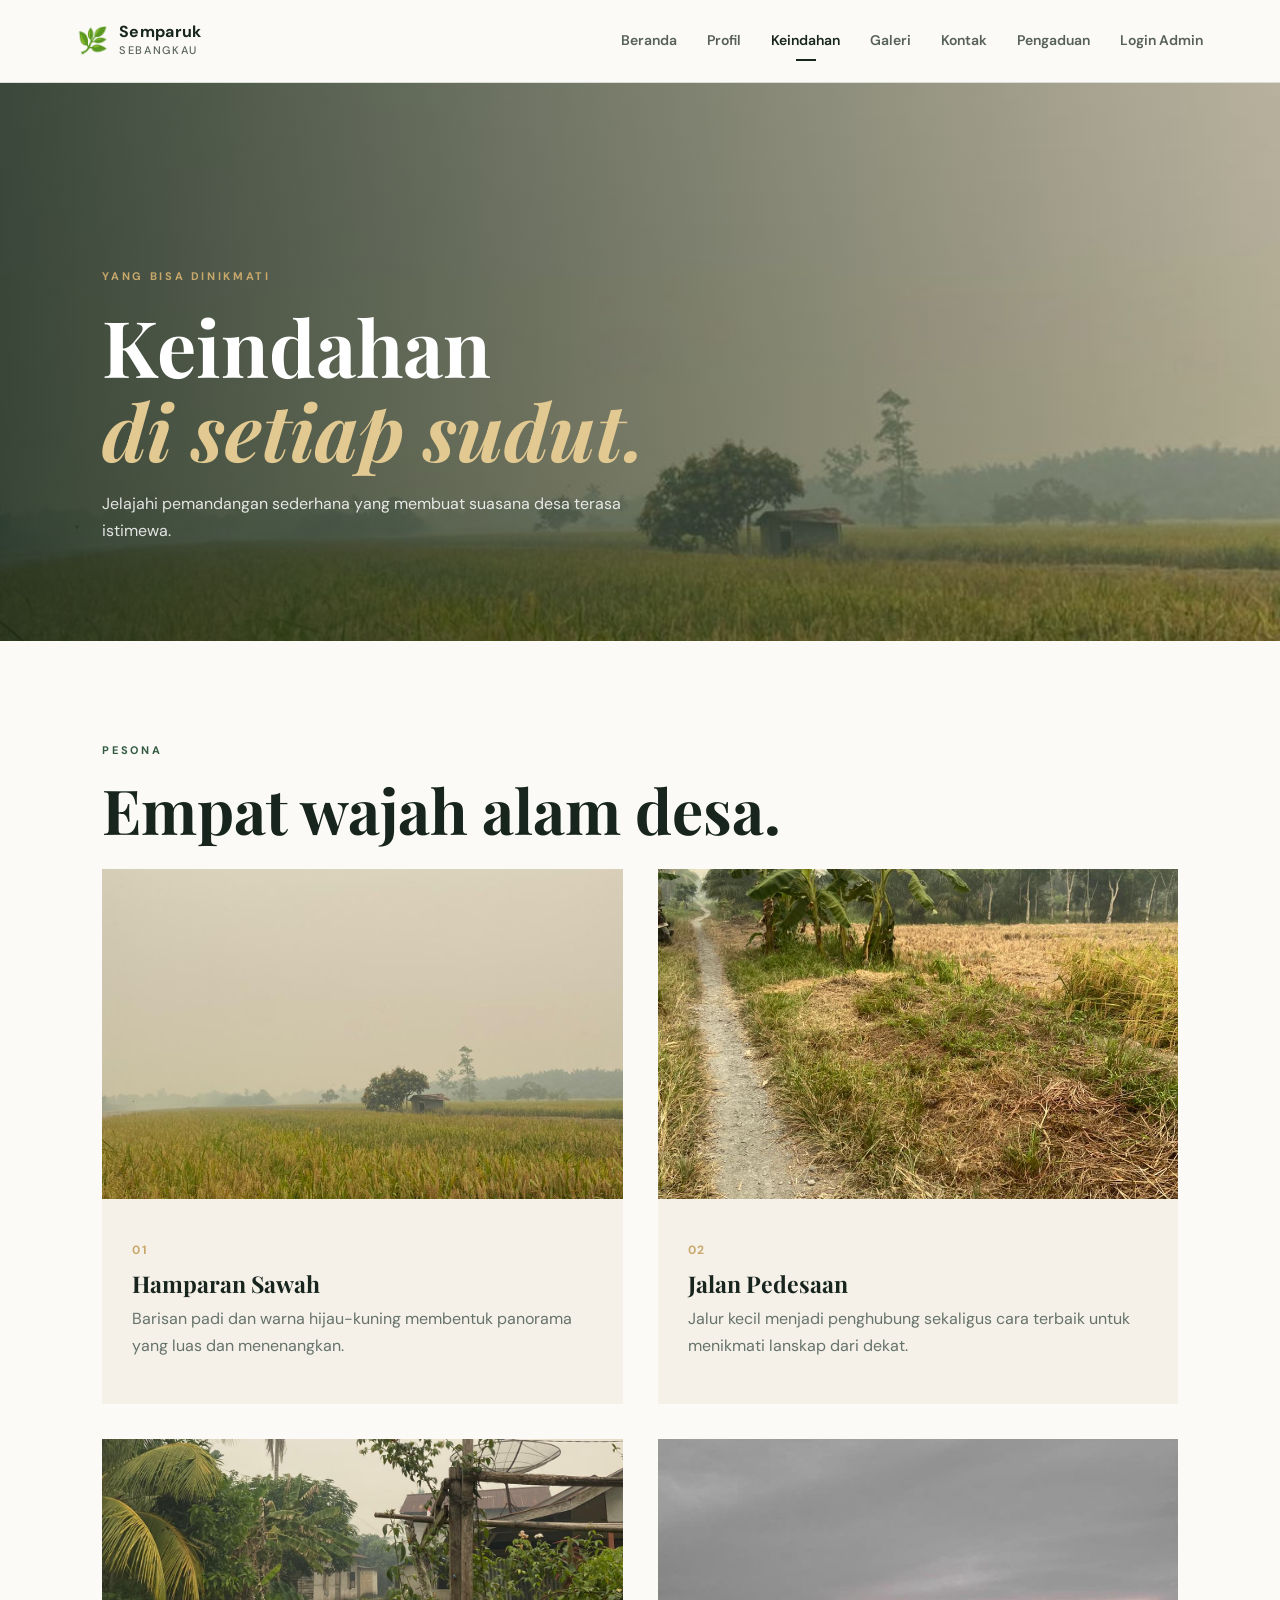
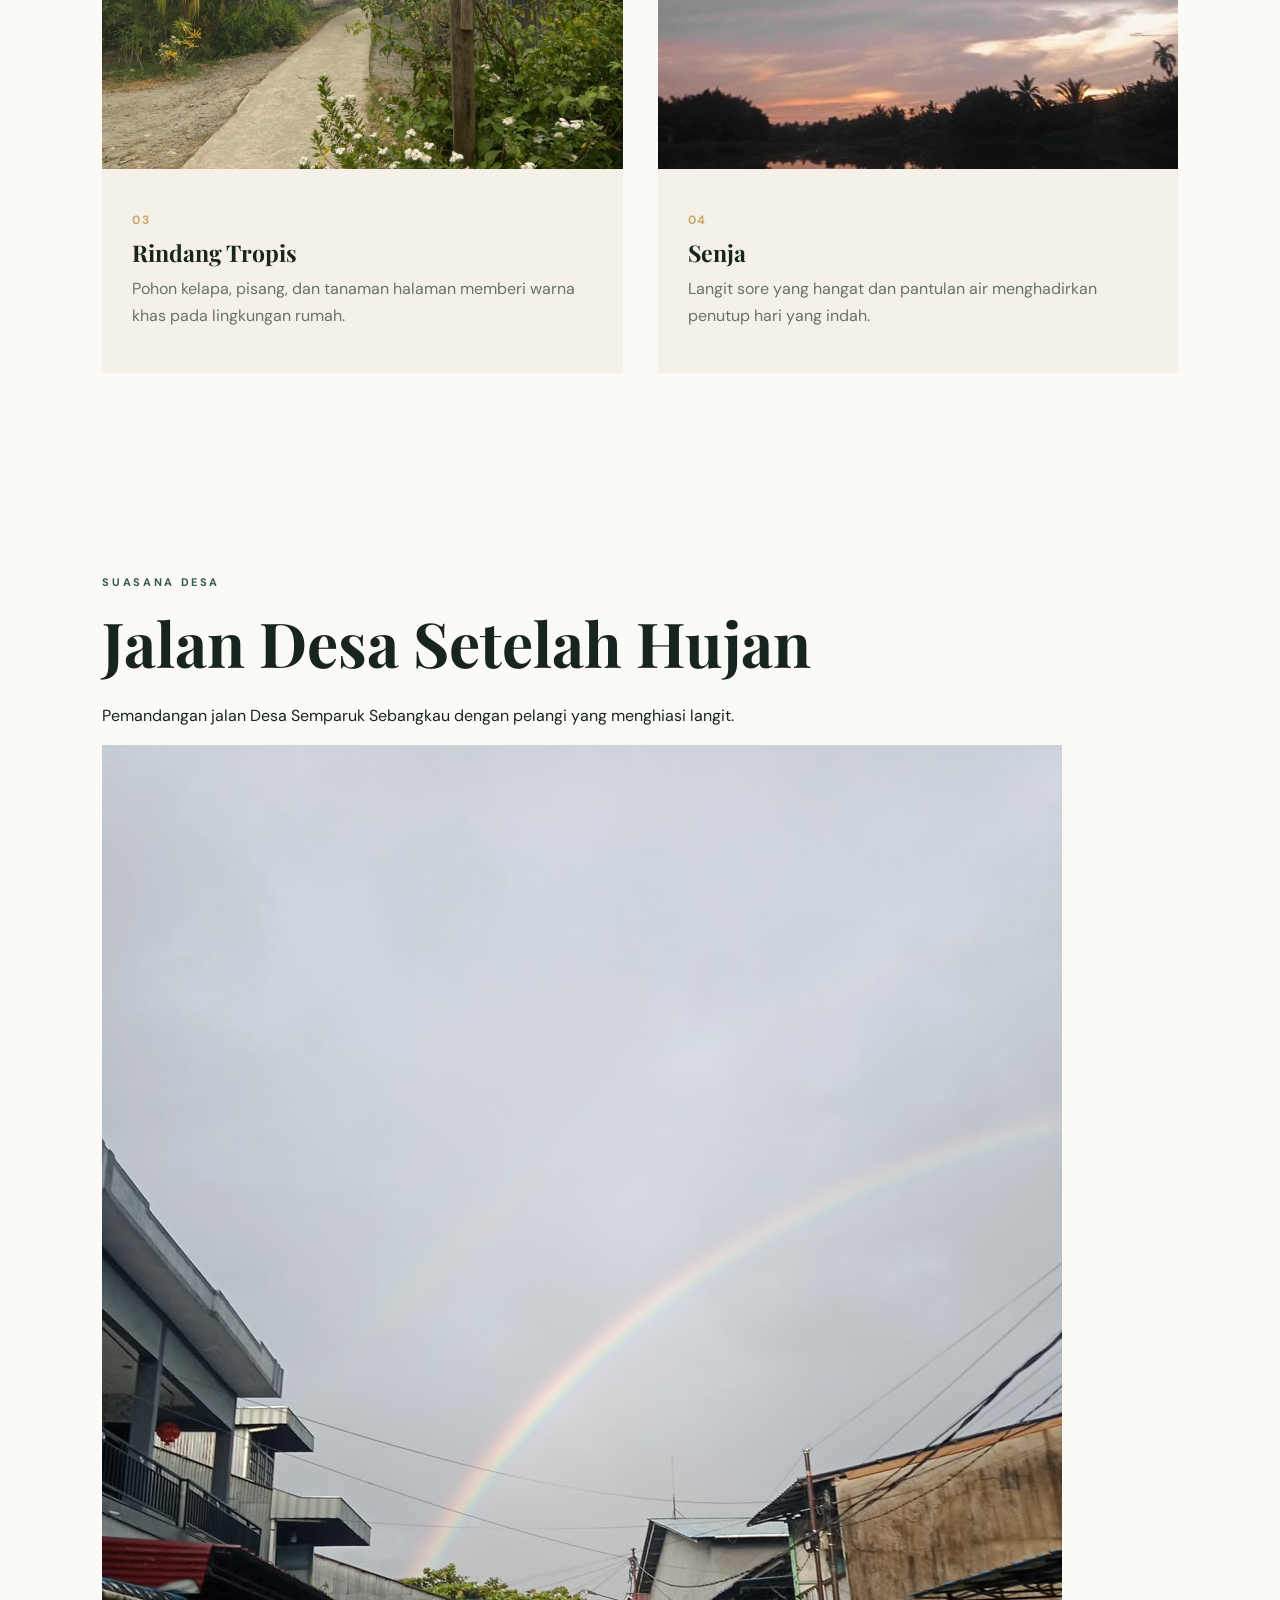
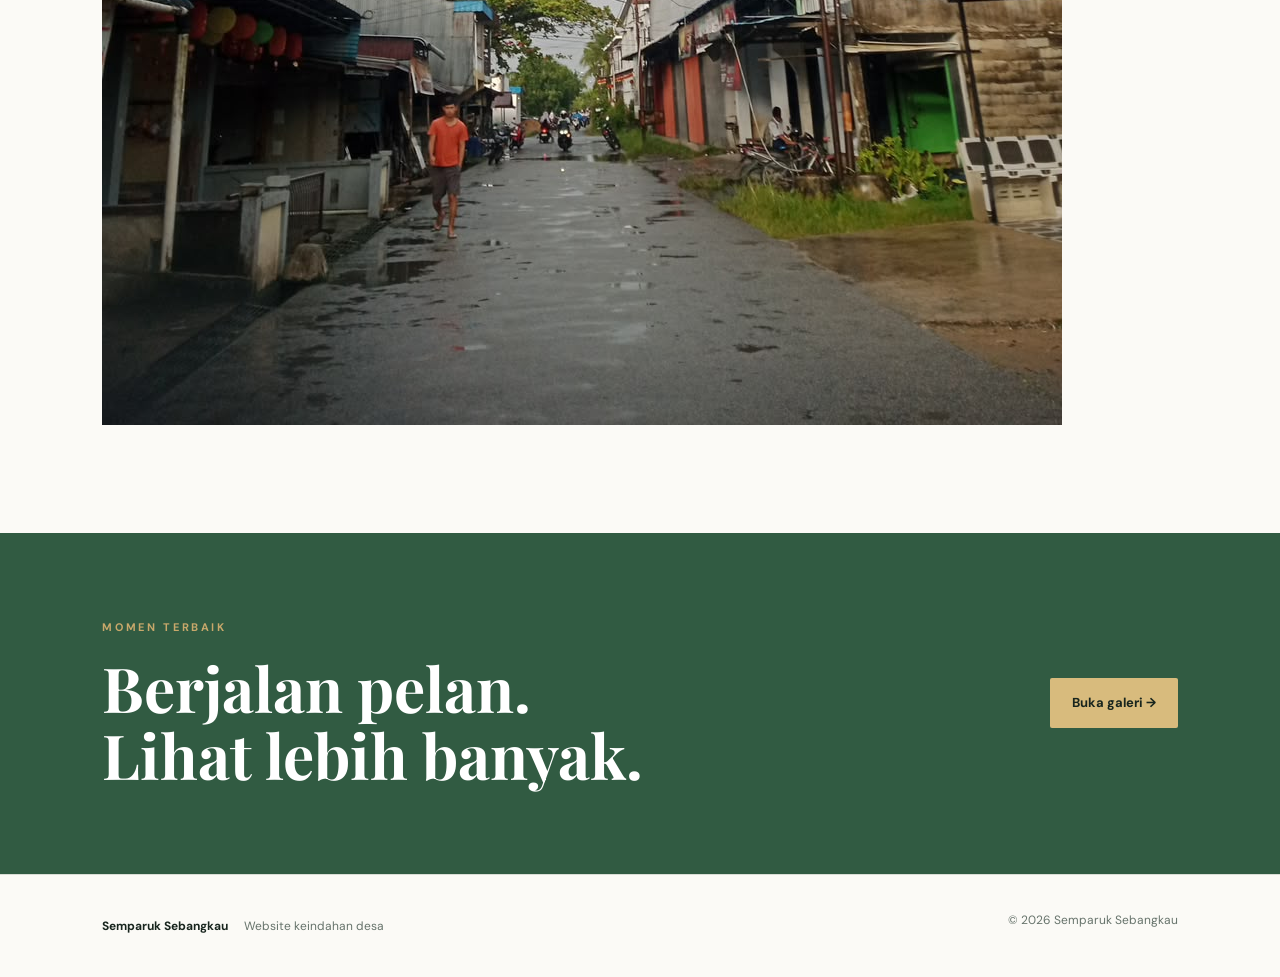
<file: wisata.html>
<!DOCTYPE html>
<html lang="id">

<head>

    <meta charset="UTF-8">

    <meta name="viewport"
          content="width=device-width, initial-scale=1.0">

    <title>
        Semparuk Sebangkau - Keindahan
    </title>

    <link rel="stylesheet" href="style.css">

</head>

<body>

<header class="site-header solid">

    <a class="brand" href="index.html">

        <span>🌿</span>

        <span>
            Semparuk<br>
            <small>Sebangkau</small>
        </span>

    </a>


    <button class="menu-toggle">
        ☰
    </button>


    <nav class="nav">

        <a href="index.html">
            Beranda
        </a>

        <a href="profil.html">
            Profil
        </a>

        <a class="active" href="wisata.html">
            Keindahan
        </a>

        <a href="galeri.html">
            Galeri
        </a>

        <a href="kontak.html">
            Kontak
        </a>
        <a href="saran.html">Pengaduan</a>
<a href="login-admin.html">Login Admin</a>

    </nav>

</header>


<main>


<section class="page-hero nature-hero">

    <div>

        <p class="eyebrow">
            YANG BISA DINIKMATI
        </p>

        <h1>
            Keindahan<br>
            <em>di setiap sudut.</em>
        </h1>

        <p>
            Jelajahi pemandangan sederhana yang
            membuat suasana desa terasa istimewa.
        </p>

    </div>

</section>


<section class="section">

    <div class="section-heading reveal">

        <p class="eyebrow dark">
            PESONA
        </p>

        <h2>
            Empat wajah alam desa.
        </h2>

    </div>


    <div class="cards">


        <article class="nature-card reveal">

            <img src="hamparan_persawahan.jpg"
                 alt="Sawah hijau dan padi">

            <div>

                <span>01</span>

                <h3>
                    Hamparan Sawah
                </h3>

                <p>
                    Barisan padi dan warna hijau-kuning
                    membentuk panorama yang luas
                    dan menenangkan.
                </p>

            </div>

        </article>


        <article class="nature-card reveal">

            <img src="jalanpersawahan.jpg"
                 alt="Jalan kecil di desa">

            <div>

                <span>02</span>

                <h3>
                    Jalan Pedesaan
                </h3>

                <p>
                    Jalur kecil menjadi penghubung
                    sekaligus cara terbaik untuk
                    menikmati lanskap dari dekat.
                </p>

            </div>

        </article>


        <article class="nature-card reveal">

            <img src="pemukimandesa.jpg"
                 alt="Permukiman desa">

            <div>

                <span>03</span>

                <h3>
                    Rindang Tropis
                </h3>

                <p>
                    Pohon kelapa, pisang, dan tanaman
                    halaman memberi warna khas
                    pada lingkungan rumah.
                </p>

            </div>

        </article>


        <article class="nature-card reveal">

            <img src="senja-sebangkau.jpg"
                 alt="Senja di atas perairan">

            <div>

                <span>04</span>

                <h3>
                    Senja
                </h3>

                <p>
                    Langit sore yang hangat dan
                    pantulan air menghadirkan
                    penutup hari yang indah.
                </p>

            </div>

        </article>


    </div>

</section>


<!-- FOTO JALAN TAMBAHAN -->

<section class="section foto-desa">

    <div class="section-heading reveal">

        <p class="eyebrow dark">
            SUASANA DESA
        </p>

        <h2>
            Jalan Desa Setelah Hujan
        </h2>

        <p>
            Pemandangan jalan Desa Semparuk Sebangkau
            dengan pelangi yang menghiasi langit.
        </p>

    </div>


    <div class="foto-satu reveal">

        <img
            src="foto-jalan.jpg"
            alt="Jalan Desa Semparuk Sebangkau dengan pelangi"
        >

    </div>

</section>


<section class="callout">

    <div>

        <p class="eyebrow">
            MOMEN TERBAIK
        </p>

        <h2>
            Berjalan pelan.<br>
            Lihat lebih banyak.
        </h2>

    </div>

    <a class="btn btn-primary"
       href="galeri.html">

        Buka galeri →

    </a>

</section>


</main>


<footer>

    <div>

        <strong>
            Semparuk Sebangkau
        </strong>

        <span>
            Website keindahan desa
        </span>

    </div>

    <p>
        ©️ <span id="year"></span>
        Semparuk Sebangkau
    </p>

</footer>


<script src="script.js"></script>

</body>
</html>
</file>
<file: style.css>
@import url('https://fonts.googleapis.com/css2?family=DM+Sans:wght@400;500;600;700&family=Playfair+Display:ital,wght@0,600;0,700;1,600;1,700&display=swap');


:root {
    --ink: #18251e;
    --muted: #66736b;
    --cream: #f5f1e8;
    --paper: #fbfaf6;
    --green: #315b42;
    --line: #d9ddd5;
    --accent: #c8a86b;
}


* {
    box-sizing: border-box;
}


html {
    scroll-behavior: smooth;
}


body {
    margin: 0;
    color: var(--ink);
    background: var(--paper);
    font-family: 'DM Sans', sans-serif;
    line-height: 1.7;
}


a {
    text-decoration: none;
    color: inherit;
}


/* HEADER */

.site-header {
    position: absolute;
    z-index: 10;

    top: 0;
    left: 0;
    right: 0;

    display: flex;
    align-items: center;
    justify-content: space-between;

    padding: 24px 6vw;

    color: white;
}


.site-header.solid {
    position: relative;

    color: var(--ink);

    background: var(--paper);

    border-bottom: 1px solid var(--line);
}


.brand {
    display: flex;
    align-items: center;

    gap: 11px;

    font-weight: 700;

    line-height: 1.05;

    letter-spacing: .02em;
}


.brand span:first-child {
    font-size: 25px;
}


.brand small {
    font-weight: 500;

    opacity: .7;

    font-size: 11px;

    letter-spacing: .15em;

    text-transform: uppercase;
}


.nav {
    display: flex;

    gap: 30px;

    font-size: 14px;

    font-weight: 600;
}


.nav a {
    opacity: .72;

    position: relative;
}


.nav a:hover,
.nav a.active {
    opacity: 1;
}


.nav a.active:after {
    content: "";

    position: absolute;

    left: 0;
    right: 0;

    bottom: -8px;

    margin: auto;

    width: 20px;

    height: 2px;

    background: currentColor;
}


.menu-toggle {
    display: none;

    background: none;

    border: 0;

    font-size: 25px;

    color: inherit;
}


/* HERO */

.hero {
    min-height: 100vh;

    position: relative;

    display: flex;

    align-items: center;

    padding: 120px 8vw;

    color: white;

    background:
        url('assets/senja-sebangkau.jpg')
        center / cover no-repeat;
}


.hero:after {
    content: "";

    position: absolute;

    inset: 0;

    background:
        linear-gradient(
            90deg,
            rgba(12,25,18,.76),
            rgba(12,25,18,.2) 70%,
            rgba(12,25,18,.35)
        );
}


.hero-content,
.scroll-note {
    position: relative;

    z-index: 2;
}


.hero-content {
    max-width: 700px;
}


.eyebrow {
    font-size: 11px;

    letter-spacing: .24em;

    font-weight: 700;

    margin: 0 0 18px;

    color: var(--accent);
}


.eyebrow.dark {
    color: var(--green);
}


h1,
h2,
h3,
p {
    margin-top: 0;
}


h1,
h2 {
    font-family: 'Playfair Display', serif;

    line-height: 1.08;
}


h1 {
    font-size: clamp(48px, 7vw, 88px);

    margin-bottom: 25px;
}


h2 {
    font-size: clamp(38px, 5vw, 62px);

    margin-bottom: 25px;
}


h3 {
    font-size: 23px;

    line-height: 1.2;
}


.hero h1 em,
.page-hero h1 em {
    color: #e2c991;
}


.hero-text {
    max-width: 590px;

    font-size: 17px;

    color: rgba(255,255,255,.86);
}


.hero-actions {
    display: flex;

    gap: 13px;

    margin-top: 35px;
}


/* BUTTON */

.btn {
    display: inline-flex;

    align-items: center;

    justify-content: center;

    border: 1px solid transparent;

    padding: 13px 21px;

    border-radius: 2px;

    font-weight: 700;

    font-size: 13px;

    transition: .25s;
}


.btn-primary {
    background: #d8bb7d;

    color: #18251e;
}


.btn-primary:hover {
    transform: translateY(-2px);
}


.btn-ghost {
    border-color: rgba(255,255,255,.45);

    color: white;
}


.btn-dark {
    background: var(--green);

    color: white;
}


.btn-dark:hover {
    background: #1f422e;
}


/* SECTION */

.section {
    padding: 100px 8vw;
}


.intro-grid,
.profile-grid,
.contact-grid {
    display: grid;

    grid-template-columns: 1fr 1fr;

    gap: 7vw;

    align-items: center;
}


.intro-copy {
    max-width: 590px;

    color: var(--muted);
}


.intro-copy p {
    font-size: 16px;
}


.quote-card {
    background: var(--cream);

    padding: 50px;

    min-height: 280px;

    display: flex;

    flex-direction: column;

    justify-content: center;
}


.quote-card span {
    font-family: Georgia, serif;

    font-size: 70px;

    line-height: .5;

    color: var(--accent);
}


.quote-card p {
    font: italic 24px/1.45
        'Playfair Display', serif;
}


.quote-card small {
    color: var(--muted);
}


.text-link {
    display: inline-block;

    color: var(--green);

    font-weight: 700;

    margin-top: 15px;

    border-bottom: 1px solid var(--green);
}


/* FEATURE */

.feature-strip {
    display: grid;

    grid-template-columns:
        1.15fr .85fr;

    background: var(--cream);
}


.feature-image {
    height: 600px;
}


.feature-image img {
    width: 100%;

    height: 100%;

    object-fit: cover;
}


.feature-content {
    padding: 80px 9vw;

    display: flex;

    flex-direction: column;

    justify-content: center;
}


.feature-content p {
    color: var(--muted);

    max-width: 500px;
}


/* PAGE HERO */

.page-hero {
    min-height: 62vh;

    display: flex;

    align-items: end;

    padding: 80px 8vw;

    background:
        linear-gradient(
            90deg,
            rgba(16,35,24,.78),
            rgba(16,35,24,.18)
        ),
        url('pemukimandesa.jpg')
        center / cover;

    color: white;
}


.page-hero > div {
    max-width: 700px;
}


.page-hero h1 {
    font-size: clamp(50px, 7vw, 78px);

    margin-bottom: 18px;
}


.page-hero p:not(.eyebrow) {
    max-width: 550px;

    color: rgba(255,255,255,.85);
}


.nature-hero {
    background-image:
        linear-gradient(
            90deg,
            rgba(16,35,24,.78),
            rgba(16,35,24,.15)
        ),
        url('hamparan_persawahan.jpg');
}


.gallery-hero {
    background-image:
        linear-gradient(
            90deg,
            rgba(16,35,24,.72),
            rgba(16,35,24,.15)
        ),
        url('senja-sebangkau.jpg');
}


.contact-hero {
    background-image:
        linear-gradient(
            90deg,
            rgba(16,35,24,.78),
            rgba(16,35,24,.18)
        ),
        url('pemukimandesa.jpg');
}


/* PROFIL */

.rounded-img {
    width: 100%;

    height: 560px;

    object-fit: cover;
}


.profile-grid h2 {
    font-size: 48px;
}


.profile-grid p {
    color: var(--muted);
}


.stats {
    padding-top: 0;

    display: grid;

    grid-template-columns:
        repeat(3, 1fr);

    gap: 1px;
}


.stat {
    background: var(--cream);

    padding: 35px;
}


.stat strong {
    display: block;

    font:
        600 55px
        'Playfair Display', serif;

    color: var(--green);
}


.stat span {
    color: var(--muted);
}


.values {
    background: var(--cream);
}


.value-grid {
    display: grid;

    grid-template-columns:
        repeat(3, 1fr);

    gap: 25px;
}


.value-grid article {
    background: var(--paper);

    padding: 35px;
}


.value-grid article > span {
    font-size: 30px;
}


.value-grid p,
.nature-card p {
    color: var(--muted);
}


/* KEINDAHAN */

.cards {
    display: grid;

    grid-template-columns: 1fr 1fr;

    gap: 35px;
}


.nature-card {
    background: var(--cream);
}


.nature-card img {
    width: 100%;

    height: 330px;

    object-fit: cover;
}


.nature-card div {
    padding: 28px 30px;
}


.nature-card div > span {
    color: var(--accent);

    font-weight: 700;

    font-size: 12px;

    letter-spacing: .15em;
}


.nature-card h3 {
    margin: 7px 0 8px;

    font-family:
        'Playfair Display', serif;
}


.callout {
    padding: 85px 8vw;

    background: var(--green);

    color: white;

    display: flex;

    justify-content: space-between;

    align-items: center;
}


.callout h2 {
    margin: 0;
}


/* GALERI */

.gallery {
    display: grid;

    grid-template-columns:
        1.1fr .9fr;

    grid-auto-rows: 300px;

    gap: 18px;
}


.gallery-item {
    position: relative;

    margin: 0;

    overflow: hidden;

    cursor: pointer;

    background: #ddd;
}


.gallery-item.tall {
    grid-row: span 2;
}


.gallery-item.wide {
    grid-column: 1 / -1;
}


.gallery-item img {
    width: 100%;

    height: 100%;

    object-fit: cover;

    transition: transform .5s;
}


.gallery-item:hover img {
    transform: scale(1.04);
}


.gallery-item figcaption {
    position: absolute;

    left: 0;
    right: 0;
    bottom: 0;

    padding: 45px 20px 16px;

    color: white;

    background:
        linear-gradient(
            transparent,
            rgba(0,0,0,.7)
        );

    font-size: 13px;
}


.gallery-hint {
    text-align: center;

    color: var(--muted);

    font-size: 12px;

    margin-top: 25px;
}


/* LIGHTBOX */

.lightbox {
    position: fixed;

    inset: 0;

    z-index: 50;

    background:
        rgba(5,12,8,.94);

    display: none;

    align-items: center;

    justify-content: center;

    padding: 5vw;
}


.lightbox.open {
    display: flex;
}


.lightbox img {
    max-width: 90vw;

    max-height: 84vh;

    object-fit: contain;
}


.lightbox p {
    position: absolute;

    bottom: 15px;

    color: white;
}


.close-lightbox {
    position: absolute;

    top: 20px;

    right: 30px;

    background: none;

    border: 0;

    color: white;

    font-size: 42px;

    cursor: pointer;
}


/* KONTAK */

.contact-info h2 {
    font-size: 50px;
}


.contact-info > p:not(.eyebrow) {
    color: var(--muted);
}


.contact-list {
    margin-top: 35px;
}


.contact-list > div {
    display: flex;

    gap: 18px;

    padding: 18px 0;

    border-bottom:
        1px solid var(--line);
}


.contact-list span {
    font-size: 22px;
}


.contact-list b {
    font-size: 13px;
}


.contact-list p {
    margin: 0;

    color: var(--muted);

    font-size: 14px;
}


.contact-form {
    padding: 45px;

    background: var(--cream);
}


label {
    display: block;

    font-weight: 700;

    font-size: 13px;

    margin-bottom: 20px;
}


input,
textarea {
    display: block;

    width: 100%;

    margin-top: 7px;

    padding: 13px 14px;

    border: 1px solid #cdd3cb;

    background: var(--paper);

    font: inherit;

    outline: none;
}


input:focus,
textarea:focus {
    border-color: var(--green);
}


textarea {
    resize: vertical;
}


.form-message {
    margin: 14px 0 0;

    color: var(--green);

    font-weight: 600;
}


/* ANIMASI */

.reveal {
    opacity: 0;

    transform: translateY(22px);

    transition:
        opacity .7s,
        transform .7s;
}


.reveal.visible {
    opacity: 1;

    transform: none;
}


/* FOOTER */

footer {
    padding: 35px 8vw;

    display: flex;

    justify-content: space-between;

    align-items: center;

    border-top: 1px solid var(--line);

    font-size: 12px;

    color: var(--muted);
}


footer div {
    display: flex;

    gap: 16px;

    align-items: center;
}


footer strong {
    color: var(--ink);
}


/* RESPONSIVE */

@media (max-width: 800px) {

    .site-header {
        padding: 20px 6vw;
    }


    .menu-toggle {
        display: block;
    }


    .nav {
        display: none;

        position: absolute;

        top: 75px;

        left: 0;
        right: 0;

        padding: 20px 6vw;

        background: var(--paper);

        color: var(--ink);

        flex-direction: column;

        gap: 16px;

        box-shadow:
            0 10px 30px
            rgba(0,0,0,.08);
    }


    .site-header:not(.solid) .nav {
        background: #18251e;

        color: white;
    }


    .nav.open {
        display: flex;
    }


    .hero {
        min-height: 90vh;

        padding: 110px 7vw;
    }


    .hero h1 {
        font-size: 50px;
    }


    .scroll-note {
        display: none;
    }


    .section {
        padding: 70px 7vw;
    }


    .intro-grid,
    .profile-grid,
    .contact-grid,
    .feature-strip {
        grid-template-columns: 1fr;
    }


    .feature-image {
        height: 400px;
    }


    .feature-content {
        padding: 65px 7vw;
    }


    .rounded-img {
        height: 400px;
    }


    .stats {
        grid-template-columns: 1fr;

        padding:
            0 7vw 70px;
    }


    .cards,
    .value-grid {
        grid-template-columns: 1fr;
    }


    .callout {
        padding: 65px 7vw;

        display: block;
    }


    .callout .btn {
        margin-top: 25px;
    }


    .gallery {
        grid-template-columns: 1fr;

        grid-auto-rows: 330px;
    }


    .gallery-item.tall,
    .gallery-item.wide {
        grid-row: auto;

        grid-column: auto;
    }


    .page-hero {
        min-height: 58vh;

        padding: 70px 7vw;
    }


    .contact-form {
        padding: 30px 22px;
    }


    footer {
        padding: 30px 7vw;

        display: block;
    }


    footer p {
        margin: 12px 0 0;
    }

}
</file>
